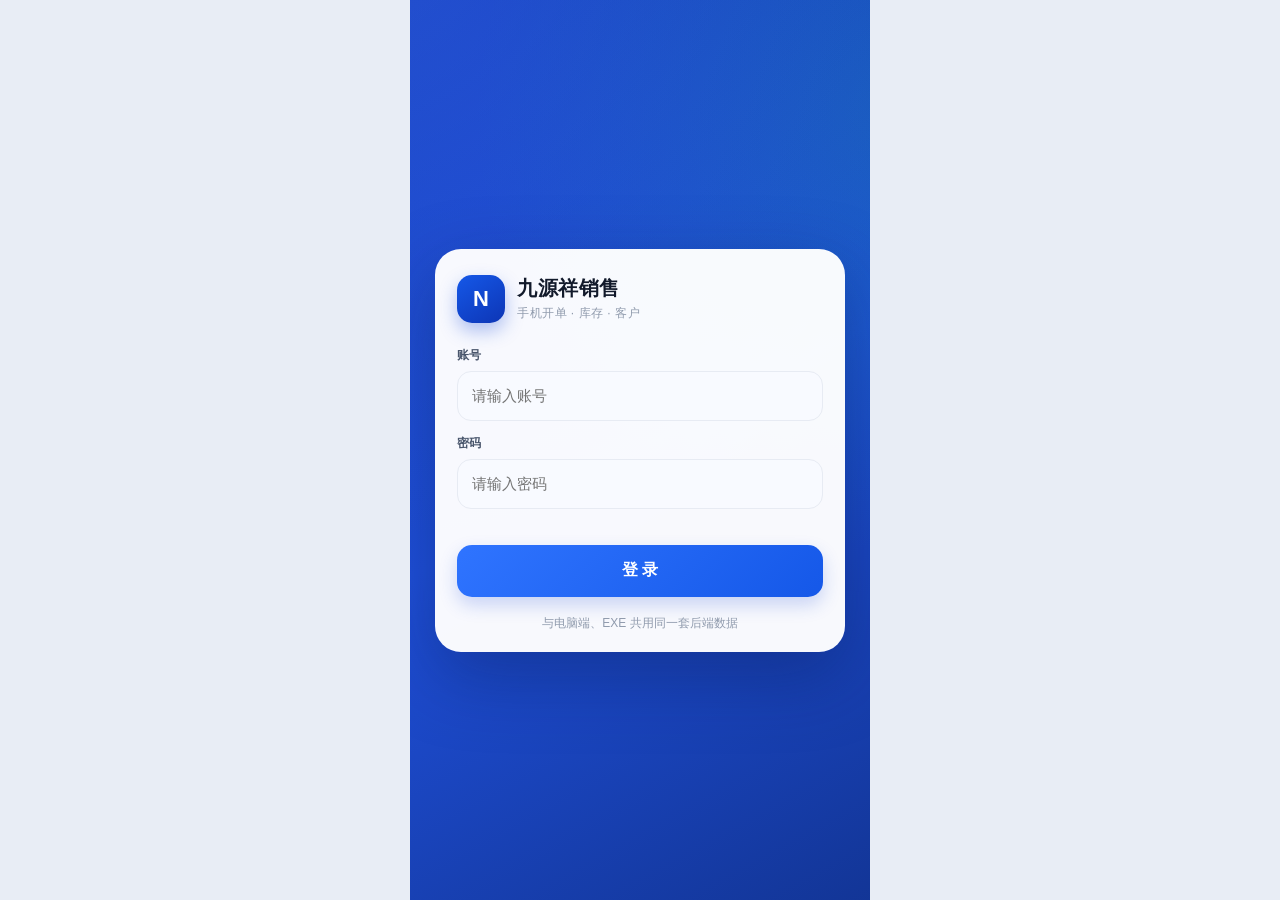
<file: index.html>
<!doctype html>
<html lang="zh-CN">
<head>
<meta charset="utf-8">
<meta name="viewport" content="width=device-width, initial-scale=1, viewport-fit=cover, maximum-scale=1, interactive-widget=resizes-content">
<meta name="theme-color" content="#1558e8">
<meta name="apple-mobile-web-app-capable" content="yes">
<meta name="apple-mobile-web-app-status-bar-style" content="default">
<meta name="apple-mobile-web-app-title" content="九源祥销售">
<title>九源祥销售 · 手机端</title>
<link rel="manifest" href="./manifest.webmanifest">
<link rel="icon" href="./icon.svg" type="image/svg+xml">
<link rel="stylesheet" href="./mobile.css?v=20261124n">
</head>
<body>

<div id="loginView" class="login-view">
  <div class="login-bg"></div>
  <div class="login-card">
    <div class="brand">
      <div class="brand-mark">N</div>
      <div>
        <div class="brand-name">九源祥销售</div>
        <div class="brand-sub">手机开单 · 库存 · 客户</div>
      </div>
    </div>
    <form id="loginForm" autocomplete="on">
      <label class="field-label">账号</label>
      <input id="loginUsername" class="input" list="loginUsernameOptions" autocomplete="username" placeholder="请输入账号">
      <datalist id="loginUsernameOptions"></datalist>
      <label class="field-label">密码</label>
      <input id="loginPassword" class="input" type="password" autocomplete="current-password" placeholder="请输入密码">
      <div id="loginError" class="login-error"></div>
      <button id="loginBtn" class="btn btn-primary btn-lg login-btn" type="submit">登 录</button>
    </form>
    <div class="login-note">与电脑端、EXE 共用同一套后端数据</div>
  </div>
</div>

<div id="appView" class="app-view hidden">
  <header class="topbar">
    <div class="topbar-left">
      <div class="top-logo">N</div>
      <div>
        <div id="topShopName" class="top-shop">九源祥销售</div>
        <div id="topSub" class="top-sub">手机开单</div>
      </div>
    </div>
    <button class="avatar-btn" id="avatarBtn" type="button">我</button>
  </header>

  <main id="pageContent" class="page-content"></main>

  <nav class="tabbar" id="tabbar">
    <button class="tab-item is-active" data-page="home" type="button">
      <svg viewBox="0 0 24 24" aria-hidden="true"><path d="M3 10.5 12 3l9 7.5V21a1 1 0 0 1-1 1h-5v-7H9v7H4a1 1 0 0 1-1-1V10.5Z"/></svg>
      <span>首页</span>
    </button>
    <button class="tab-item" data-page="sale" type="button">
      <svg viewBox="0 0 24 24" aria-hidden="true"><path d="M4 4h16v16H4zM8 8h8M8 12h8M8 16h5"/></svg>
      <span>开单</span>
    </button>
    <button class="tab-item" data-page="orders" type="button">
      <svg viewBox="0 0 24 24" aria-hidden="true"><path d="M6 3h12a1 1 0 0 1 1 1v17l-3-2-3 2-3-2-3 2V4a1 1 0 0 1 1-1Z"/><path d="M9 8h6M9 12h6"/></svg>
      <span>订单</span>
    </button>
    <button class="tab-item" data-page="customers" type="button">
      <svg viewBox="0 0 24 24" aria-hidden="true"><path d="M16 21v-2a4 4 0 0 0-4-4H6a4 4 0 0 0-4 4v2"/><circle cx="9" cy="7" r="4"/><path d="M22 21v-2a4 4 0 0 0-3-3.87"/></svg>
      <span>客户</span>
    </button>
    <button class="tab-item" data-page="more" type="button">
      <svg viewBox="0 0 24 24" aria-hidden="true"><circle cx="5" cy="12" r="1.6"/><circle cx="12" cy="12" r="1.6"/><circle cx="19" cy="12" r="1.6"/></svg>
      <span>更多</span>
    </button>
  </nav>
</div>

<div id="sheetMask" class="sheet-mask hidden"></div>
<div id="sheet" class="sheet hidden" role="dialog" aria-modal="true">
  <div class="sheet-grab"></div>
  <div class="sheet-head">
    <div id="sheetTitle" class="sheet-title"></div>
    <button id="sheetClose" class="icon-btn" type="button" aria-label="关闭">✕</button>
  </div>
  <div id="sheetBody" class="sheet-body"></div>
</div>

<div id="toast" class="toast"></div>
<div id="loading" class="loading hidden"><div class="spinner"></div><span>加载中…</span></div>

<script src="./config.js"></script>
<script src="./mobile.js?v=20261124n"></script>
</body>
</html>
</file>
<file: mobile.css>
:root {
  --blue: #1f4fd8;
  --blue-2: #3b6cf0;
  --blue-soft: #eaf0ff;
  --green: #10a97a;
  --green-soft: #e6f7f1;
  --red: #e04848;
  --red-soft: #ffecec;
  --orange: #f08a24;
  --ink: #162033;
  --ink-2: #4e5b70;
  --muted: #8e99ad;
  --line: #e6eaf2;
  --bg: #f4f7fb;
  --card: #ffffff;
  --radius: 18px;
  --shadow: 0 8px 26px rgba(22, 58, 128, 0.08);
  --safe-bottom: env(safe-area-inset-bottom, 0px);
  --tabbar-h: 64px;
}

* { box-sizing: border-box; -webkit-tap-highlight-color: transparent; }
html, body { margin: 0; padding: 0; }
body {
  font-family: -apple-system, BlinkMacSystemFont, "SF Pro SC", "PingFang SC", "Microsoft YaHei", sans-serif;
  background: var(--bg);
  color: var(--ink);
  font-size: 15px;
  -webkit-font-smoothing: antialiased;
  overscroll-behavior-y: none;
}
button, input, select, textarea { font: inherit; color: inherit; }
button { border: 0; background: none; cursor: pointer; }
a { color: inherit; text-decoration: none; }
.hidden { display: none !important; }

/* ---------- 登录 ---------- */
.login-view { min-height: 100dvh; display: flex; align-items: center; justify-content: center; padding: 24px; position: relative; overflow: hidden; }
.login-bg {
  position: absolute; inset: -20% -30%;
  background:
    radial-gradient(circle at 20% 10%, rgba(59,108,240,.35), transparent 45%),
    radial-gradient(circle at 90% 25%, rgba(16,169,122,.20), transparent 38%),
    linear-gradient(155deg, #1239b2 0%, #1f4fd8 50%, #0d2a7a 100%);
  transform: rotate(-4deg);
}
.login-card {
  position: relative; width: 100%; max-width: 410px;
  background: rgba(255,255,255,.97); border-radius: 26px; padding: 26px 22px 20px;
  box-shadow: 0 24px 70px rgba(5, 24, 75, .35);
}
.brand { display: flex; align-items: center; gap: 12px; margin-bottom: 24px; }
.brand-mark {
  width: 48px; height: 48px; border-radius: 15px; flex: 0 0 auto;
  display: flex; align-items: center; justify-content: center;
  background: linear-gradient(145deg, var(--blue), #0d35b5);
  color: #fff; font-weight: 800; font-size: 22px;
  box-shadow: 0 8px 18px rgba(31,79,216,.35);
}
.brand-name { font-size: 20px; font-weight: 800; letter-spacing: .5px; }
.brand-sub { font-size: 12px; color: var(--muted); margin-top: 3px; letter-spacing: .5px; }
.field-label { display: block; font-size: 12px; color: var(--ink-2); margin: 14px 0 7px; font-weight: 600; }
.input {
  width: 100%; height: 50px; border: 1px solid var(--line); border-radius: 14px;
  background: #f8faff; padding: 0 14px; outline: none; transition: .18s;
}
.input:focus { border-color: var(--blue-2); background: #fff; box-shadow: 0 0 0 3px rgba(59,108,240,.12); }
.login-error { color: var(--red); font-size: 13px; min-height: 18px; margin-top: 10px; line-height: 1.4; }
.btn {
  display: inline-flex; align-items: center; justify-content: center; gap: 6px;
  height: 46px; padding: 0 18px; border-radius: 14px; font-weight: 700;
  transition: transform .1s, opacity .15s, background .15s;
}
.btn:active { transform: scale(.97); }
.btn:disabled { opacity: .55; }
.btn-primary { background: linear-gradient(135deg, var(--blue-2), var(--blue)); color: #fff; box-shadow: 0 8px 18px rgba(31,79,216,.22); }
.btn-green { background: var(--green); color: #fff; }
.btn-ghost { background: #f1f4fa; color: var(--ink-2); }
.btn-danger { background: var(--red-soft); color: var(--red); }
.btn-sm { height: 36px; padding: 0 12px; border-radius: 11px; font-size: 13px; }
.btn-lg { width: 100%; height: 52px; font-size: 16px; border-radius: 15px; }
.login-btn { margin-top: 8px; }
.login-note { text-align: center; font-size: 12px; color: var(--muted); margin-top: 18px; }

/* ---------- 应用框架 ---------- */
.app-view {
  min-height: 100dvh; display: flex; flex-direction: column;
  padding-bottom: calc(var(--tabbar-h) + var(--safe-bottom));
}
.topbar {
  position: sticky; top: 0; z-index: 30;
  display: flex; align-items: center; justify-content: space-between;
  padding: 14px 18px 12px; padding-top: calc(14px + env(safe-area-inset-top, 0px));
  background: rgba(244,247,251,.92); backdrop-filter: blur(14px);
}
.top-shop { font-size: 18px; font-weight: 800; letter-spacing: .2px; }
.top-sub { font-size: 11px; color: var(--muted); margin-top: 3px; }
.avatar-btn {
  width: 40px; height: 40px; border-radius: 14px; background: #fff; color: var(--blue);
  font-weight: 800; font-size: 13px; box-shadow: var(--shadow);
}
.page-content { flex: 1; padding: 4px 16px 22px; max-width: 760px; width: 100%; margin: 0 auto; }

/* ---------- 通用 ---------- */
.section-title { display: flex; align-items: center; justify-content: space-between; margin: 20px 2px 10px; }
.section-title h2 { font-size: 16px; margin: 0; font-weight: 800; }
.section-title .link { font-size: 13px; color: var(--blue); font-weight: 600; }
.card {
  background: var(--card); border-radius: var(--radius); padding: 16px; box-shadow: var(--shadow);
}
.card + .card { margin-top: 12px; }
.pill { display: inline-flex; align-items: center; height: 24px; padding: 0 9px; border-radius: 99px; font-size: 11px; font-weight: 700; }
.pill-blue { background: var(--blue-soft); color: var(--blue); }
.pill-green { background: var(--green-soft); color: var(--green); }
.pill-red { background: var(--red-soft); color: var(--red); }
.pill-gray { background: #f1f3f7; color: var(--muted); }
.dot { width: 6px; height: 6px; border-radius: 50%; background: var(--green); display: inline-block; margin-right: 6px; }
.empty { text-align: center; color: var(--muted); padding: 34px 10px; font-size: 14px; }
.empty-icon { font-size: 34px; display: block; margin-bottom: 8px; opacity: .55; }
.loading-inline { color: var(--muted); text-align: center; padding: 26px 10px; }

/* ---------- 首页 ---------- */
.hero {
  position: relative; overflow: hidden; border-radius: 26px; padding: 20px;
  background: linear-gradient(135deg, #1f4fd8 0%, #2f67ea 55%, #138f7a 160%);
  color: #fff; box-shadow: 0 18px 40px rgba(31,79,216,.28);
}
.hero::after {
  content: ""; position: absolute; right: -40px; top: -70px; width: 210px; height: 210px;
  border-radius: 50%; background: rgba(255,255,255,.10);
}
.hero-top { display: flex; justify-content: space-between; align-items: flex-start; position: relative; z-index: 1; }
.hero-label { font-size: 12px; opacity: .8; letter-spacing: 1px; }
.hero-amount { font-size: 34px; font-weight: 800; letter-spacing: -.5px; margin-top: 5px; }
.hero-amount small { font-size: 15px; font-weight: 600; opacity: .8; margin-right: 4px; }
.hero-meta { display: flex; gap: 18px; margin-top: 16px; position: relative; z-index: 1; }
.hero-meta-item { font-size: 12px; opacity: .9; }
.hero-meta-item b { font-size: 18px; display: block; margin-top: 3px; }
.hero-badge { background: rgba(255,255,255,.16); border: 1px solid rgba(255,255,255,.2); border-radius: 99px; padding: 6px 11px; font-size: 11px; }

.quick-grid { display: grid; grid-template-columns: repeat(4, 1fr); gap: 10px; margin-top: 14px; }
.quick-item {
  background: #fff; border-radius: 16px; padding: 13px 6px 11px; text-align: center;
  box-shadow: 0 6px 18px rgba(22,58,128,.06); transition: transform .12s;
}
.quick-item:active { transform: scale(.96); }
.quick-icon {
  width: 38px; height: 38px; border-radius: 13px; margin: 0 auto 7px;
  display: flex; align-items: center; justify-content: center;
  background: var(--blue-soft); color: var(--blue); font-size: 18px; font-weight: 800;
}
.quick-item span { font-size: 12px; font-weight: 600; color: var(--ink-2); }

.stat-cards { display: grid; grid-template-columns: 1fr 1fr; gap: 10px; }
.stat-card { background: #fff; border-radius: 18px; padding: 14px; box-shadow: var(--shadow); }
.stat-label { font-size: 11px; color: var(--muted); }
.stat-value { font-size: 25px; font-weight: 800; margin-top: 4px; }
.stat-value small { font-size: 12px; color: var(--muted); font-weight: 600; margin-left: 3px; }

.recent-list { background: #fff; border-radius: 20px; overflow: hidden; box-shadow: var(--shadow); }
.recent-row { display: flex; align-items: center; gap: 10px; padding: 14px 15px; border-bottom: 1px solid #f0f3f8; }
.recent-row:last-child { border-bottom: 0; }
.recent-main { flex: 1; min-width: 0; }
.recent-title { font-weight: 700; font-size: 14px; white-space: nowrap; overflow: hidden; text-overflow: ellipsis; }
.recent-sub { font-size: 11px; color: var(--muted); margin-top: 4px; }
.recent-amount { font-weight: 800; font-size: 15px; }

/* ---------- 导航 ---------- */
.tabbar {
  position: fixed; left: 0; right: 0; bottom: 0; z-index: 50;
  height: calc(var(--tabbar-h) + var(--safe-bottom));
  padding-bottom: var(--safe-bottom);
  display: flex; background: rgba(255,255,255,.94);
  backdrop-filter: blur(16px); border-top: 1px solid #eef1f7;
}
.tab-item {
  flex: 1; display: flex; flex-direction: column; align-items: center; justify-content: center; gap: 3px;
  color: #8792a6; font-size: 11px; font-weight: 600; position: relative;
}
.tab-item svg { width: 24px; height: 24px; fill: none; stroke: currentColor; stroke-width: 1.9; stroke-linecap: round; stroke-linejoin: round; }
.tab-item.is-active { color: var(--blue); }
.tab-item.is-active::before {
  content: ""; position: absolute; top: 7px; width: 26px; height: 26px; border-radius: 9px; background: var(--blue-soft); z-index: -1;
}
.tab-item:active { transform: scale(.96); }

/* ---------- 开单 ---------- */
.page-head { display: flex; align-items: flex-start; justify-content: space-between; margin: 8px 2px 14px; }
.page-head h1 { font-size: 21px; margin: 0; font-weight: 800; }
.page-head p { margin: 4px 0 0; font-size: 12px; color: var(--muted); }
.order-no { font-size: 11px; color: var(--muted); font-family: ui-monospace, monospace; }
.sale-top { background: #fff; border-radius: 20px; padding: 14px; box-shadow: var(--shadow); }
.sale-row { display: flex; align-items: center; gap: 10px; }
.sale-row + .sale-row { margin-top: 10px; }
.sale-row .label { width: 52px; font-size: 12px; color: var(--muted); flex: 0 0 auto; }
.customer-btn {
  flex: 1; min-width: 0; height: 46px; border-radius: 13px; background: #f6f8fd;
  display: flex; align-items: center; gap: 8px; padding: 0 12px; text-align: left;
}
.customer-btn .name { font-weight: 700; font-size: 14px; white-space: nowrap; overflow: hidden; text-overflow: ellipsis; }
.customer-btn .meta { font-size: 11px; color: var(--muted); margin-left: auto; flex: 0 0 auto; }
.date-input { flex: 1; height: 46px; border: 0; border-radius: 13px; background: #f6f8fd; padding: 0 12px; outline: none; color: var(--ink-2); }

.search-box { display: flex; align-items: center; gap: 9px; background: #fff; border-radius: 16px; padding: 0 14px; height: 52px; box-shadow: var(--shadow); margin-top: 12px; }
.search-box svg { width: 20px; height: 20px; stroke: var(--muted); fill: none; stroke-width: 2; flex: 0 0 auto; }
.search-box input { flex: 1; border: 0; outline: none; background: transparent; font-size: 15px; min-width: 0; }
.search-box .scan { color: var(--blue); font-size: 12px; font-weight: 700; }
.sheet-note { padding: 10px 4px 2px; font-size: 11px; color: var(--muted); text-align: center; }
.search-results { margin-top: 8px; background: #fff; border-radius: 16px; box-shadow: var(--shadow); overflow: hidden; }
.search-result-row { display: flex; align-items: center; gap: 10px; width: 100%; padding: 13px 14px; text-align: left; border-bottom: 1px solid #f1f3f8; }
.search-result-row:last-child { border-bottom: 0; }
.search-result-row:active { background: #f4f7ff; }
.sr-main { flex: 1; min-width: 0; }
.sr-name { font-weight: 800; font-size: 14px; white-space: nowrap; overflow: hidden; text-overflow: ellipsis; }
.sr-sub { font-size: 11px; color: var(--muted); margin-top: 3px; }
.sr-add { width: 32px; height: 32px; border-radius: 10px; background: var(--blue-soft); color: var(--blue); display: flex; align-items: center; justify-content: center; font-weight: 800; flex: 0 0 auto; }

.cart-empty {
  margin-top: 12px; background: #fff; border-radius: 20px; padding: 34px 18px; text-align: center; box-shadow: var(--shadow);
}
.cart-empty .big { font-size: 42px; margin-bottom: 8px; opacity: .45; }
.cart-empty .txt { color: var(--muted); font-size: 13px; line-height: 1.7; }
.cart-list { margin-top: 12px; display: flex; flex-direction: column; gap: 10px; }
.cart-card { background: #fff; border-radius: 18px; padding: 14px; box-shadow: var(--shadow); }
.cart-top { display: flex; align-items: flex-start; gap: 10px; }
.cart-main { flex: 1; min-width: 0; }
.cart-name { font-size: 15px; font-weight: 800; line-height: 1.35; }
.cart-spec { font-size: 11px; color: var(--muted); margin-top: 4px; }
.cart-del { width: 30px; height: 30px; border-radius: 9px; background: #f5f6fa; color: var(--red); font-size: 15px; flex: 0 0 auto; }
.cart-controls { display: flex; align-items: center; gap: 10px; margin-top: 12px; }
.unit-select { height: 36px; border: 1px solid var(--line); border-radius: 10px; background: #fff; padding: 0 8px; font-size: 12px; max-width: 82px; }
.qty-box { display: flex; align-items: center; background: #f5f8fd; border-radius: 12px; height: 38px; padding: 0 4px; }
.qty-btn { width: 32px; height: 32px; border-radius: 9px; color: var(--blue); font-size: 19px; font-weight: 700; }
.qty-input { width: 54px; border: 0; background: transparent; text-align: center; outline: none; font-weight: 800; font-size: 15px; }
.price-box { margin-left: auto; text-align: right; }
.price-label { font-size: 10px; color: var(--muted); }
.price-input { width: 84px; height: 36px; border: 1px solid var(--line); border-radius: 10px; text-align: right; padding: 0 8px; font-weight: 800; font-size: 15px; outline: none; background: #fff; }
.cart-bottom { display: flex; align-items: center; justify-content: space-between; margin-top: 10px; font-size: 12px; color: var(--muted); }
.cart-amount { color: var(--ink); font-weight: 800; font-size: 15px; }

.sale-summary { margin-top: 14px; background: #fff; border-radius: 18px; padding: 14px 16px; box-shadow: var(--shadow); display: flex; align-items: center; justify-content: space-between; }
.sale-summary .label { font-size: 12px; color: var(--muted); }
.sale-summary .amount { font-size: 26px; font-weight: 800; color: var(--red); }
.sale-summary .amount small { font-size: 13px; margin-right: 3px; }
.sale-actions { display: flex; gap: 9px; margin-top: 12px; padding-bottom: 8px; }
.sale-actions .btn { flex: 1; }
.sticky-actions {
  position: fixed; left: 0; right: 0; bottom: calc(var(--tabbar-h) + var(--safe-bottom)); z-index: 40;
  padding: 10px 16px calc(10px + env(safe-area-inset-bottom, 0px));
  background: linear-gradient(to top, rgba(244,247,251,.98) 60%, rgba(244,247,251,0));
  display: none;
}
.sticky-actions .inner { max-width: 760px; margin: 0 auto; display: flex; align-items: center; gap: 10px; }
.sticky-actions .total { flex: 0 0 auto; font-size: 12px; color: var(--muted); }
.sticky-actions .total b { display: block; font-size: 21px; color: var(--red); margin-top: 1px; }
.sticky-actions .btns { flex: 1; display: flex; gap: 8px; }
.sticky-actions .btns .btn { flex: 1; }

/* ---------- 列表 ---------- */
.list-card { background: #fff; border-radius: 18px; box-shadow: var(--shadow); overflow: hidden; }
.order-card { background: #fff; border-radius: 18px; padding: 15px; box-shadow: var(--shadow); margin-bottom: 10px; }
.order-head { display: flex; align-items: center; justify-content: space-between; gap: 8px; }
.order-no { font-family: ui-monospace, monospace; font-size: 12px; color: var(--muted); }
.order-customer { font-size: 16px; font-weight: 800; margin-top: 4px; }
.order-meta { display: flex; align-items: center; justify-content: space-between; margin-top: 9px; }
.order-total { font-size: 20px; font-weight: 800; display: flex; align-items: center; gap: 4px; }
.order-chev { color: #c2c9da; font-size: 18px; font-weight: 600; margin-left: 2px; }
.order-sub { font-size: 11px; color: var(--muted); }
.order-actions { display: flex; gap: 8px; margin-top: 11px; }
.order-actions .btn { flex: 1; }

.customer-card { background: #fff; border-radius: 18px; padding: 14px 15px; box-shadow: var(--shadow); margin-bottom: 10px; display: flex; align-items: center; gap: 12px; }
.customer-ava { width: 44px; height: 44px; border-radius: 14px; flex: 0 0 auto; background: var(--blue-soft); color: var(--blue); display: flex; align-items: center; justify-content: center; font-weight: 800; font-size: 16px; }
.customer-main { flex: 1; min-width: 0; }
.customer-name { font-weight: 800; font-size: 15px; white-space: nowrap; overflow: hidden; text-overflow: ellipsis; }
.customer-sub { font-size: 11px; color: var(--muted); margin-top: 4px; white-space: nowrap; overflow: hidden; text-overflow: ellipsis; }
.customer-side { text-align: right; flex: 0 0 auto; }
.customer-total { font-weight: 800; font-size: 14px; }
.customer-orders { font-size: 10px; color: var(--muted); margin-top: 3px; }

.goods-card { background: #fff; border-radius: 16px; padding: 13px 14px; box-shadow: var(--shadow); margin-bottom: 9px; }
.goods-top { display: flex; align-items: flex-start; gap: 10px; }
.goods-code { font-family: ui-monospace, monospace; font-size: 11px; color: var(--blue); background: var(--blue-soft); border-radius: 7px; padding: 3px 6px; flex: 0 0 auto; }
.goods-name { font-weight: 800; font-size: 15px; flex: 1; min-width: 0; white-space: nowrap; overflow: hidden; text-overflow: ellipsis; }
.goods-spec { font-size: 11px; color: var(--muted); margin-top: 4px; }
.goods-price { font-weight: 800; font-size: 16px; color: var(--red); flex: 0 0 auto; }
.goods-price small { font-size: 10px; color: var(--muted); font-weight: 500; }
.goods-unpriced { font-size: 12px; color: var(--muted); font-weight: 600; }

/* ---------- 更多 ---------- */
.more-grid { display: grid; grid-template-columns: 1fr 1fr; gap: 11px; }
.more-item { background: #fff; border-radius: 18px; padding: 17px 14px; box-shadow: var(--shadow); display: flex; align-items: center; gap: 12px; }
.more-icon { width: 44px; height: 44px; border-radius: 14px; background: var(--blue-soft); color: var(--blue); display: flex; align-items: center; justify-content: center; font-size: 20px; flex: 0 0 auto; }
.more-label { font-size: 14px; font-weight: 800; }
.more-desc { font-size: 10px; color: var(--muted); margin-top: 3px; }
.profile-card { background: linear-gradient(140deg, #173ea8, #2f67ea); color: #fff; border-radius: 22px; padding: 20px; box-shadow: 0 16px 36px rgba(31,79,216,.26); }
.profile-name { font-size: 20px; font-weight: 800; }
.profile-sub { font-size: 12px; opacity: .78; margin-top: 4px; }
.profile-actions { display: flex; gap: 9px; margin-top: 16px; }
.profile-actions .btn { flex: 1; background: rgba(255,255,255,.16); color: #fff; }

/* ---------- 弹层 ---------- */
.sheet-mask {
  position: fixed; inset: 0; background: rgba(10,20,40,.42); z-index: 60;
  animation: fadeIn .18s ease;
}
.sheet {
  position: fixed; left: 0; right: 0; bottom: 0; z-index: 70;
  background: #fff; border-radius: 24px 24px 0 0;
  max-height: 88dvh; display: flex; flex-direction: column;
  padding-bottom: env(safe-area-inset-bottom, 0px);
  animation: slideUp .24s cubic-bezier(.2,.8,.2,1);
  box-shadow: 0 -18px 50px rgba(10,20,50,.18);
}
.sheet-grab { width: 40px; height: 4px; border-radius: 99px; background: #d8dee9; margin: 8px auto 0; flex: 0 0 auto; }
.sheet-head { display: flex; align-items: center; justify-content: space-between; padding: 10px 18px 8px; flex: 0 0 auto; }
.sheet-title { font-size: 18px; font-weight: 800; }
.icon-btn { width: 36px; height: 36px; border-radius: 11px; background: #f3f5fa; color: var(--muted); font-size: 15px; }
.sheet-body { padding: 4px 18px 20px; overflow-y: auto; -webkit-overflow-scrolling: touch; }
.sheet-sub { font-size: 12px; color: var(--muted); margin-bottom: 12px; }
.sheet-search { display: flex; align-items: center; gap: 8px; background: #f5f7fc; border-radius: 13px; height: 46px; padding: 0 13px; margin-bottom: 12px; }
.sheet-search input { flex: 1; border: 0; outline: none; background: transparent; font-size: 15px; min-width: 0; }
.sheet-list { display: flex; flex-direction: column; gap: 8px; }
.sheet-item { background: #f8faff; border: 1px solid #edf1f8; border-radius: 14px; padding: 12px 13px; display: flex; align-items: center; gap: 10px; text-align: left; width: 100%; }
.sheet-item:active { background: #eff4ff; }
.sheet-item .main { flex: 1; min-width: 0; }
.sheet-item .title { font-weight: 700; font-size: 14px; }
.sheet-item .sub { font-size: 11px; color: var(--muted); margin-top: 3px; }
.sheet-item .side { text-align: right; flex: 0 0 auto; }
.sheet-item .side b { display: block; font-size: 15px; color: var(--red); }
.sheet-item .side span { font-size: 10px; color: var(--muted); }
.sheet-form .field-label { margin-top: 12px; }
.sheet-form .input { height: 46px; }
.sheet-actions { display: flex; gap: 9px; margin-top: 18px; }
.sheet-actions .btn { flex: 1; }
.unit-options { display: flex; flex-wrap: wrap; gap: 8px; margin-top: 8px; }
.unit-chip { border: 1px solid var(--line); border-radius: 11px; padding: 8px 12px; background: #fff; font-size: 13px; font-weight: 600; }
.unit-chip.is-active { background: var(--blue-soft); border-color: #b8c9ff; color: var(--blue); }

/* ---------- 明细 ---------- */
.detail-hero { background: #fff; border-radius: 18px; padding: 16px; box-shadow: var(--shadow); }
.detail-total { font-size: 30px; font-weight: 800; color: var(--red); }
.detail-rows { margin-top: 12px; background: #fff; border-radius: 18px; overflow: hidden; box-shadow: var(--shadow); }
.detail-row { padding: 12px 15px; border-bottom: 1px solid #f1f3f8; }
.detail-row:last-child { border-bottom: 0; }
.detail-row-top { display: flex; justify-content: space-between; gap: 10px; }
.detail-row-name { font-weight: 700; font-size: 13px; }
.detail-row-amount { font-weight: 800; font-size: 13px; }
.detail-row-sub { font-size: 11px; color: var(--muted); margin-top: 4px; display: flex; justify-content: space-between; }

/* ---------- 统计 ---------- */
.segmented { display: flex; background: #eef2f8; border-radius: 13px; padding: 4px; margin-bottom: 12px; }
.segmented button { flex: 1; height: 38px; border-radius: 10px; font-size: 13px; font-weight: 700; color: var(--muted); }
.segmented button.is-active { background: #fff; color: var(--blue); box-shadow: 0 2px 8px rgba(20,50,110,.08); }
.rank-row { display: flex; align-items: center; gap: 10px; padding: 11px 0; border-bottom: 1px solid #f1f3f8; }
.rank-row:last-child { border-bottom: 0; }
.rank-no { width: 26px; height: 26px; border-radius: 9px; background: var(--blue-soft); color: var(--blue); font-weight: 800; font-size: 12px; display: flex; align-items: center; justify-content: center; flex: 0 0 auto; }
.rank-main { flex: 1; min-width: 0; }
.rank-name { font-weight: 700; font-size: 13px; white-space: nowrap; overflow: hidden; text-overflow: ellipsis; }
.rank-sub { font-size: 10px; color: var(--muted); margin-top: 3px; }
.rank-amount { font-weight: 800; font-size: 14px; }

/* ---------- 提示 ---------- */
.toast {
  position: fixed; left: 50%; bottom: calc(var(--tabbar-h) + 26px + var(--safe-bottom));
  transform: translate(-50%, 16px); z-index: 90;
  max-width: 84vw; padding: 11px 16px; border-radius: 13px;
  background: rgba(20,28,45,.92); color: #fff; font-size: 13px; line-height: 1.45;
  opacity: 0; pointer-events: none; transition: .22s; text-align: center;
}
.toast.show { opacity: 1; transform: translate(-50%, 0); }
.toast.err { background: rgba(180,38,38,.94); }
.loading {
  position: fixed; inset: 0; z-index: 95; display: flex; align-items: center; justify-content: center; gap: 10px;
  background: rgba(10,18,35,.25); color: #fff; font-size: 13px; backdrop-filter: blur(2px);
}
.spinner { width: 20px; height: 20px; border-radius: 50%; border: 2px solid rgba(255,255,255,.5); border-top-color: #fff; animation: spin .8s linear infinite; }

@keyframes spin { to { transform: rotate(360deg); } }
@keyframes fadeIn { from { opacity: 0; } }
@keyframes slideUp { from { transform: translateY(40px); opacity: .4; } }

/* ============================================================
   v2 手机端视觉与交互升级
   目标：更紧凑、更好点、更适合单手开单
   ============================================================ */
:root {
  --blue: #1558e8;
  --blue-2: #2f74ff;
  --blue-soft: #eaf0ff;
  --green: #0f9d76;
  --green-soft: #e6f7f1;
  --red: #e24848;
  --red-soft: #ffeded;
  --orange: #e88a18;
  --orange-soft: #fff4e4;
  --ink: #121a2b;
  --ink-2: #49566c;
  --muted: #909bad;
  --line: #e7ebf3;
  --bg: #f3f6fb;
  --card: #fff;
  --radius: 20px;
  --shadow: 0 8px 24px rgba(20, 48, 100, .07);
  --safe-bottom: env(safe-area-inset-bottom, 0px);
  --tabbar-h: 68px;
}

body { background: radial-gradient(circle at 50% -20%, #eaf1ff 0, var(--bg) 45%, var(--bg) 100%); }

.app-view { padding-bottom: calc(var(--tabbar-h) + var(--safe-bottom) + 16px); }
.page-content { padding: 2px 14px 18px; }
.topbar {
  padding: 12px 16px 10px;
  padding-top: calc(12px + env(safe-area-inset-top, 0px));
  background: linear-gradient(to bottom, rgba(243,246,251,.98) 60%, rgba(243,246,251,.86));
  backdrop-filter: blur(16px);
}
.topbar-left { display: flex; align-items: center; gap: 10px; min-width: 0; }
.topbar-left > div { min-width: 0; }
.top-shop { max-width: 68vw; white-space: nowrap; overflow: hidden; text-overflow: ellipsis; }
.top-logo {
  width: 38px; height: 38px; border-radius: 12px; flex: 0 0 auto;
  display: flex; align-items: center; justify-content: center;
  background: linear-gradient(145deg, #2f74ff, #104ad2);
  color: #fff; font-weight: 900; font-size: 17px;
  box-shadow: 0 6px 14px rgba(21,88,232,.28);
}
.top-shop { font-size: 16px; font-weight: 800; line-height: 1.25; }
.top-sub { font-size: 10px; letter-spacing: .3px; margin-top: 2px; }
.avatar-btn { width: 38px; height: 38px; border-radius: 12px; font-size: 12px; }

/* 底部导航：悬浮胶囊 */
.tabbar {
  left: 10px; right: 10px; bottom: calc(8px + var(--safe-bottom));
  height: var(--tabbar-h);
  padding: 0 6px;
  border: 1px solid rgba(226,232,243,.95);
  border-radius: 22px;
  background: rgba(255,255,255,.96);
  box-shadow: 0 12px 34px rgba(18,40,90,.14);
  overflow: hidden;
}
.tab-item { gap: 2px; font-size: 10px; letter-spacing: .2px; }
.tab-item svg { width: 23px; height: 23px; stroke-width: 1.8; }
.tab-item.is-active { color: var(--blue); }
.tab-item.is-active::before {
  top: 5px; width: 32px; height: 32px; border-radius: 11px;
  background: var(--blue-soft); z-index: -1;
}
.tab-item.is-active::after {
  content: ""; position: absolute; top: 0; width: 18px; height: 3px;
  border-radius: 0 0 4px 4px; background: var(--blue);
}

/* 页面标题 */
.page-head { margin: 6px 2px 12px; align-items: center; }
.page-head h1 { font-size: 24px; letter-spacing: -.4px; }
.page-head p { margin-top: 5px; font-size: 11px; line-height: 1.5; color: var(--muted); }
.head-action {
  height: 38px; padding: 0 14px; border-radius: 12px;
  background: linear-gradient(135deg, var(--blue-2), var(--blue));
  color: #fff; font-size: 13px; font-weight: 800;
  box-shadow: 0 7px 16px rgba(21,88,232,.22); flex: 0 0 auto;
}

/* 首页 */
.hero { border-radius: 22px; padding: 18px; box-shadow: 0 14px 30px rgba(21,88,232,.22); }
.hero-amount { font-size: 32px; }
.hero-meta { margin-top: 14px; gap: 22px; }
.quick-grid { gap: 8px; margin-top: 12px; }
.quick-item { border-radius: 15px; padding: 11px 5px 9px; box-shadow: 0 5px 16px rgba(22,58,128,.055); }
.quick-icon { width: 36px; height: 36px; border-radius: 12px; margin-bottom: 6px; font-size: 17px; }
.quick-icon svg { width: 19px; height: 19px; fill: none; stroke: currentColor; stroke-width: 1.9; stroke-linecap: round; stroke-linejoin: round; }
.quick-item:nth-child(1) .quick-icon { color: #1558e8; background: #eaf0ff; }
.quick-item:nth-child(2) .quick-icon { color: #0f9d76; background: #e6f7f1; }
.quick-item:nth-child(3) .quick-icon { color: #d97706; background: #fff3e2; }
.quick-item:nth-child(4) .quick-icon { color: #7c3aed; background: #f1eaff; }
.quick-item span { font-size: 11px; }
.section-title { margin: 18px 2px 9px; }
.section-title h2 { font-size: 15px; }
.recent-row { padding: 13px 14px; }
.recent-title { font-size: 13px; }

/* 开单页头与客户卡 */
.sale-head { display: flex; align-items: flex-start; justify-content: space-between; gap: 10px; margin: 4px 2px 12px; }
.sale-kicker { font-size: 9px; font-weight: 800; letter-spacing: 1.8px; color: var(--blue); opacity: .75; }
.sale-head h1 { margin: 2px 0 0; font-size: 25px; letter-spacing: -.5px; }
.sale-head p { margin: 4px 0 0; font-size: 11px; line-height: 1.45; color: var(--muted); }
.sale-head-side { text-align: right; flex: 0 0 auto; padding-top: 2px; }
.sale-head-side .pill { margin-bottom: 6px; }
.sale-meta-card {
  background: #fff; border-radius: 19px; padding: 4px 13px;
  box-shadow: var(--shadow); margin-bottom: 10px;
}
.customer-line {
  width: 100%; display: flex; align-items: center; gap: 10px;
  padding: 10px 0; text-align: left;
}
.customer-line.is-readonly { opacity: .92; }
.customer-avatar {
  width: 40px; height: 40px; border-radius: 13px; flex: 0 0 auto;
  display: flex; align-items: center; justify-content: center;
  background: linear-gradient(140deg, #eef3ff, #e2ebff);
  color: var(--blue); font-size: 16px; font-weight: 900;
}
.customer-copy { flex: 1; min-width: 0; display: block; }
.customer-copy b { display: block; font-size: 15px; font-weight: 800; white-space: nowrap; overflow: hidden; text-overflow: ellipsis; }
.customer-copy i { display: block; font-style: normal; font-size: 10px; color: var(--muted); margin-top: 2px; }
.chev { color: #bdc5d6; font-size: 22px; line-height: 1; font-weight: 600; }
.meta-divider { height: 1px; background: #f0f3f8; }
.date-line, .return-line { min-height: 44px; display: flex; align-items: center; gap: 8px; }
.meta-label { font-size: 11px; color: var(--muted); flex: 0 0 auto; min-width: 48px; }
.inline-date {
  flex: 1; border: 0; outline: none; background: transparent;
  text-align: right; font-size: 13px; font-weight: 700; color: var(--ink-2);
  min-width: 0;
}
.return-line { cursor: pointer; }
.return-line input { position: absolute; opacity: 0; pointer-events: none; }
.switch-track {
  margin-left: auto; width: 40px; height: 23px; border-radius: 99px;
  background: #e8ebf1; position: relative; transition: .18s; flex: 0 0 auto;
}
.switch-track i {
  position: absolute; left: 3px; top: 3px; width: 17px; height: 17px;
  border-radius: 50%; background: #fff; box-shadow: 0 2px 6px rgba(20,30,60,.18); transition: .18s;
}
.return-line input:checked + .switch-track { background: var(--red); }
.return-line input:checked + .switch-track i { left: 20px; }

/* 搜索与添加 */
.sale-search-box { margin-top: 0; height: 48px; border-radius: 15px; }
.sale-search-box input { font-size: 14px; }
.search-add {
  height: 30px; padding: 0 11px; border-radius: 9px;
  background: var(--blue-soft); color: var(--blue); font-size: 11px; font-weight: 800; flex: 0 0 auto;
}
.search-add:active { transform: scale(.96); }

/* 购物车 */
.cart-empty { margin-top: 10px; border-radius: 19px; padding: 30px 16px; }
.cart-empty-icon {
  width: 54px; height: 54px; border-radius: 18px; margin: 0 auto 10px;
  display: flex; align-items: center; justify-content: center; background: #f2f5fb; color: #b5bfd1;
}
.cart-empty-icon svg { width: 28px; height: 28px; fill: none; stroke: currentColor; stroke-width: 1.7; stroke-linecap: round; stroke-linejoin: round; }
.cart-empty .txt { font-size: 13px; line-height: 1.55; }
.cart-empty .txt span { font-size: 11px; color: #aab3c3; }
.cart-list { gap: 9px; margin-top: 10px; }
.cart-card { border-radius: 17px; padding: 12px 13px; border: 1px solid #f1f3f8; box-shadow: 0 6px 18px rgba(22,58,128,.06); }
.cart-name { font-size: 14px; }
.cart-spec { font-size: 10px; line-height: 1.45; }
.shelf-tag { color: var(--orange); background: var(--orange-soft); border-radius: 5px; padding: 1px 4px; }
.cart-del { width: 28px; height: 28px; border-radius: 8px; font-size: 14px; }
.cart-controls { gap: 7px; margin-top: 10px; }
.unit-select { height: 34px; max-width: 64px; padding: 0 5px; border-radius: 9px; font-size: 11px; font-weight: 700; }
.qty-box { height: 34px; border-radius: 10px; padding: 0 2px; }
.qty-btn { width: 28px; height: 28px; font-size: 17px; }
.qty-input { width: 43px; font-size: 14px; }
.price-label { font-size: 9px; white-space: nowrap; }
.price-input { width: 72px; height: 34px; border-radius: 9px; font-size: 14px; }
.cart-exp {
  display: grid; grid-template-columns: 1fr 1fr; gap: 7px;
  margin-top: 9px; padding-top: 9px; border-top: 1px dashed #eef1f7;
}
.exp-field { min-width: 0; }
.exp-field span { display: block; font-size: 9px; color: var(--muted); margin-bottom: 3px; }
.exp-field input {
  width: 100%; height: 32px; border: 1px solid var(--line); border-radius: 8px;
  background: #fbfcfe; padding: 0 5px; font-size: 11px; color: var(--ink-2); outline: none;
}
.exp-field input:focus { border-color: #b9ccff; background: #fff; }
.cart-bottom { margin-top: 9px; font-size: 11px; }
.cart-amount { font-size: 14px; }

/* 备注 */
.bill-note-card { background: #fff; border-radius: 17px; padding: 11px 13px 12px; margin-top: 10px; box-shadow: var(--shadow); }
.bill-note-card .meta-label { display: block; margin-bottom: 5px; }
.bill-note-card textarea {
  width: 100%; border: 0; outline: none; resize: none;
  background: transparent; font-size: 12px; line-height: 1.5; padding: 0; color: var(--ink-2);
}

/* 开单底部吸底结算条 */
body.page-sale .page-content { padding-bottom: 104px; }
.sale-dock {
  position: fixed; left: 50%; transform: translateX(-50%);
  bottom: calc(var(--tabbar-h) + var(--safe-bottom) + 14px);
  width: calc(100% - 20px); max-width: 440px; z-index: 45;
  display: flex; align-items: center; gap: 9px;
  padding: 9px 10px 9px 14px;
  background: rgba(255,255,255,.97); backdrop-filter: blur(16px);
  border: 1px solid rgba(226,232,243,.9); border-radius: 18px;
  box-shadow: 0 12px 34px rgba(10,30,70,.17);
}
.dock-total { flex: 1; min-width: 0; }
.dock-total span { display: block; font-size: 9px; color: var(--muted); }
.dock-total em { font-style: normal; margin-left: 4px; color: #aab3c2; }
.dock-total b {
  display: flex; align-items: baseline; gap: 1px; margin-top: 1px;
  font-size: 23px; color: var(--red); letter-spacing: -.5px; line-height: 1.15;
}
.dock-total b small { font-size: 11px; font-weight: 700; }
.dock-actions { display: flex; align-items: center; gap: 7px; flex: 0 0 auto; }
.dock-actions .btn { height: 40px; padding: 0 15px; border-radius: 11px; font-size: 13px; }
.dock-actions .btn-primary { min-width: 92px; padding: 0 16px; }

/* 订单列表 */
.segmented { border-radius: 13px; padding: 3px; }
.segmented button { height: 35px; font-size: 12px; border-radius: 10px; }
.order-seg { margin-bottom: 10px; }
.list-caption {
  display: flex; align-items: center; justify-content: space-between;
  padding: 2px 3px 9px; font-size: 11px; color: var(--muted);
}
.list-caption b { color: var(--ink-2); font-weight: 700; }
.order-list { display: flex; flex-direction: column; gap: 9px; }
.order-card {
  width: 100%; text-align: left; border-radius: 17px; padding: 13px 14px;
  border: 1px solid #f1f3f8; box-shadow: 0 6px 18px rgba(22,58,128,.06);
  margin-bottom: 0; transition: transform .12s;
}
.order-card:active { transform: scale(.985); background: #fcfdff; }
.order-customer { font-size: 15px; margin-top: 3px; }
.order-total { font-size: 19px; }
.order-sub { font-size: 10px; }
.detail-remark { margin-top: 6px; font-size: 10px; color: var(--muted); }
.detail-badges { display: flex; gap: 5px; flex-direction: column; align-items: flex-end; }
.detail-row-date { margin-top: 4px; font-size: 10px; color: #9aa5b7; }
.pill-orange { background: var(--orange-soft); color: var(--orange); }

/* 客户 */
.customer-list { display: flex; flex-direction: column; gap: 8px; margin-top: 10px; }
.customer-card { margin-bottom: 0; border-radius: 16px; padding: 11px 12px; border: 1px solid #f1f3f8; box-shadow: 0 5px 16px rgba(22,58,128,.055); }
.customer-ava { width: 40px; height: 40px; border-radius: 12px; font-size: 15px; }
.customer-name { font-size: 14px; }
.customer-sub { font-size: 10px; }
.customer-total { font-size: 13px; }

/* 商品 */
.goods-list { display: flex; flex-direction: column; gap: 8px; margin-top: 10px; }
.goods-card { margin-bottom: 0; border-radius: 16px; padding: 11px 12px; border: 1px solid #f1f3f8; }
.goods-top { align-items: center; }
.goods-code { font-size: 10px; padding: 2px 5px; }
.goods-name { font-size: 14px; }
.goods-add {
  flex: 0 0 auto; height: 28px; padding: 0 10px; border-radius: 8px;
  background: var(--blue-soft); color: var(--blue); font-size: 11px; font-weight: 800;
}
.goods-add:active { background: #dfe8ff; }
.goods-spec { margin-top: 5px; font-size: 10px; }
.goods-foot { display: flex; align-items: center; justify-content: space-between; gap: 8px; margin-top: 8px; }
.unit-chips { display: flex; flex-wrap: wrap; gap: 4px; min-width: 0; }
.unit-chips em {
  font-style: normal; font-size: 9px; font-weight: 700; color: var(--ink-2);
  background: #f1f4f9; border-radius: 5px; padding: 2px 5px;
}
.goods-price { font-size: 15px; }
.goods-unpriced { font-size: 11px; }
.goods-actions { display: flex; align-items: center; gap: 6px; flex: 0 0 auto; }
.goods-edit {
  height: 28px; padding: 0 8px; border-radius: 8px; background: #f2f5fa;
  color: var(--ink-2); font-size: 11px; font-weight: 700;
}
.goods-edit:active { background: #e7ecf5; }
.goods-del {
  height: 28px; padding: 0 8px; border-radius: 8px; background: #fff1f0;
  color: var(--red); font-size: 11px; font-weight: 700;
}
.goods-del:active { background: #ffe4e1; }

/* 商品编辑表单 */
.goods-form { padding-bottom: 4px; }
.form-intro {
  display: flex; align-items: center; gap: 12px; padding: 13px 14px;
  border-radius: 16px; background: linear-gradient(135deg, #eff4ff, #f7faff);
  border: 1px solid #e5edff;
}
.form-intro-icon {
  width: 40px; height: 40px; flex: 0 0 auto; border-radius: 13px;
  display: flex; align-items: center; justify-content: center;
  background: #fff; color: var(--blue); font-size: 22px; font-weight: 800;
  box-shadow: 0 5px 14px rgba(30,70,180,.12);
}
.form-intro b { display: block; font-size: 15px; font-weight: 800; }
.form-intro span { display: block; margin-top: 3px; font-size: 11px; color: var(--muted); }
.form-section {
  margin-top: 12px; padding: 2px 14px 14px; border: 1px solid #edf1f8;
  border-radius: 16px; background: #fff;
}
.form-section-head { display: flex; align-items: baseline; justify-content: space-between; gap: 8px; padding-top: 12px; }
.form-section-head b { font-size: 14px; font-weight: 800; }
.form-section-head span { font-size: 10px; color: var(--muted); }
.form-section .field-label { margin-top: 12px; font-size: 11px; color: var(--ink-2); }
.form-section .field-label i { font-style: normal; color: var(--red); }
.form-row { display: grid; grid-template-columns: 1fr 1fr; gap: 10px; }
.form-row .input { min-width: 0; }
.code-input { font-family: ui-monospace, monospace; color: var(--blue); background: #f4f7fe; font-weight: 700; }
.form-tip { font-size: 10px; color: var(--muted); line-height: 1.65; margin: 8px 0 10px; }
.pack-row {
  display: grid; grid-template-columns: minmax(0,1fr) 16px 68px auto 30px;
  align-items: center; gap: 6px; margin-bottom: 8px;
}
.pack-row .input { height: 42px; padding: 0 9px; font-size: 13px; }
.pack-eq { text-align: center; color: var(--muted); font-size: 12px; }
.pack-base { font-size: 11px; color: var(--ink-2); font-weight: 700; max-width: 46px; overflow: hidden; text-overflow: ellipsis; }
.pack-del {
  width: 30px; height: 30px; border-radius: 9px; background: #fff1f1;
  color: #e04a4a; font-size: 17px; line-height: 1; font-weight: 600;
}
.add-pack-btn {
  width: 100%; height: 40px; border-radius: 12px; border: 1px dashed #b9c9ee;
  background: #f8faff; color: var(--blue); font-size: 12px; font-weight: 700;
}
.add-pack-btn span { font-size: 15px; margin-right: 3px; }
.form-error { display: none; margin-top: 8px; color: #d93838; font-size: 11px; }
.form-error.show { display: block; }
.price-card {
  margin-top: 12px; padding: 15px; border-radius: 18px;
  background: linear-gradient(135deg, #1d4fd8, #2f6cf3 72%, #4d86ff);
  color: #fff; box-shadow: 0 12px 28px rgba(31,82,210,.24);
}
.price-card-head { display: flex; align-items: center; justify-content: space-between; }
.price-card-head span:first-child { font-size: 13px; font-weight: 800; }
.price-card-badge {
  font-size: 10px; color: #dbe6ff; background: rgba(255,255,255,.14);
  border-radius: 999px; padding: 3px 8px;
}
.goods-price-row { display: flex; align-items: center; gap: 5px; margin-top: 10px; }
.goods-price-row > span { font-size: 20px; font-weight: 800; color: #dbe6ff; }
.goods-price-row input {
  flex: 1; min-width: 0; height: 46px; border: 0; outline: none; border-radius: 11px;
  background: rgba(8, 35, 112, .5); color: #fff; -webkit-text-fill-color: #fff;
  box-shadow: inset 0 0 0 1px rgba(255,255,255,.24);
  font-size: 25px; font-weight: 800;
  padding: 0 10px; letter-spacing: .3px; color-scheme: dark;
}
.goods-price-row input::placeholder { color: rgba(255,255,255,.55); }
.goods-price-row input::-webkit-outer-spin-button,
.goods-price-row input::-webkit-inner-spin-button,
.pack-factor::-webkit-outer-spin-button,
.pack-factor::-webkit-inner-spin-button { -webkit-appearance: none; margin: 0; }
.goods-price-row input, .pack-factor { -moz-appearance: textfield; }
.goods-price-row em { font-style: normal; font-size: 12px; color: #dbe6ff; max-width: 48px; overflow: hidden; text-overflow: ellipsis; }
.price-convert {
  display: flex; align-items: center; justify-content: space-between; gap: 8px;
  margin-top: 10px; padding-top: 10px; border-top: 1px solid rgba(255,255,255,.18);
  font-size: 11px; color: #dbe6ff;
}
.price-convert b { flex: 0 0 auto; font-size: 11px; color: #fff; font-weight: 600; }
.price-convert i { font-style: normal; font-size: 15px; font-weight: 800; }
.price-note { margin-top: 9px; font-size: 10px; line-height: 1.5; color: rgba(255,255,255,.72); }
.shelf-row { grid-template-columns: 1.3fr .9fr; }
.goods-form-actions { margin-top: 16px; }

/* 弹层、提示与桌面预览 */
.sheet { max-width: 520px; margin: 0 auto; }
.sheet-mask { backdrop-filter: blur(2px); }
.toast { bottom: calc(var(--tabbar-h) + var(--safe-bottom) + 76px); }
@media (min-width: 760px) {
  body { background: #e8edf5; }
  .app-view { max-width: 460px; margin: 0 auto; background: var(--bg); min-height: 100dvh; box-shadow: 0 0 70px rgba(20,40,80,.16); }
  .topbar { max-width: 460px; margin: 0 auto; }
  .tabbar { max-width: 440px; margin: 0 auto; }
  .sale-dock { max-width: 440px; }
  .sticky-actions { max-width: 460px; margin: 0 auto; }
  .page-content { max-width: 460px; }
  .login-view { max-width: 460px; margin: 0 auto; }
}

/* ============================================================
   手机端 v2：键盘可视区、紧凑开单卡片、底部栏避让
   ============================================================ */
:root {
  --app-height: 100dvh;
  --vv-offset: 0px;
  --field-mini: #8a96aa;
}

html, body { height: 100%; overflow: hidden; }
body { min-height: 0; }

.app-view {
  position: fixed;
  top: var(--vv-offset);
  left: 0;
  right: 0;
  margin: 0 auto;
  height: var(--app-height);
  min-height: 0;
  padding-bottom: 0;
  overflow: hidden;
}
.topbar {
  position: relative;
  flex: 0 0 auto;
  z-index: 30;
}
.page-content {
  flex: 1 1 auto;
  min-height: 0;
  overflow-y: auto;
  -webkit-overflow-scrolling: touch;
  overscroll-behavior: contain;
  padding: 4px 14px calc(var(--tabbar-h) + var(--safe-bottom) + 22px);
  scroll-behavior: smooth;
}
.tabbar {
  position: absolute;
  left: 10px;
  right: 10px;
  bottom: calc(8px + var(--safe-bottom));
  z-index: 50;
}

/* 键盘弹出时：收起品牌栏和开单头部，把空间全部让给输入框和列表 */
body.keyboard-open .topbar,
body.keyboard-open .sale-head,
body.keyboard-open .sale-meta-card { display: none; }
body.keyboard-open .tabbar { display: none; }
body.keyboard-open .page-content {
  padding-top: 8px;
  padding-bottom: 92px;
}
body.keyboard-open .sale-dock {
  bottom: calc(var(--safe-bottom) + 8px);
}
body.keyboard-open .sale-dock .btn-ghost { display: none; }
body.keyboard-open .toast { bottom: calc(var(--safe-bottom) + 84px); }

/* 开单页：紧凑头部 */
.sale-head { margin: 0 2px 8px; align-items: center; }
.sale-kicker { font-size: 8px; letter-spacing: 1.4px; }
.sale-head h1 { font-size: 21px; margin-top: 1px; letter-spacing: -.3px; }
.sale-head-side { padding-top: 0; }
.sale-head-side .pill { height: 20px; padding: 0 8px; font-size: 9px; margin-bottom: 3px; }
.sale-head .order-no { font-size: 10px; }
.sale-meta-card { padding: 0 12px; margin-bottom: 8px; border-radius: 16px; }
.customer-line { min-height: 44px; padding: 6px 0; gap: 9px; }
.customer-avatar { width: 34px; height: 34px; border-radius: 11px; font-size: 14px; }
.customer-copy b { font-size: 14px; }
.customer-copy i { font-size: 10px; margin-top: 1px; }
.meta-row { display: flex; align-items: center; }
.date-line { flex: 1; min-width: 0; min-height: 38px; }
.return-line { flex: 0 0 auto; min-height: 38px; padding-left: 10px; margin-left: 8px; border-left: 1px solid #f0f3f8; }
.meta-label { min-width: 0; font-size: 10px; }
.inline-date { font-size: 12px; text-align: right; }
.switch-track { width: 36px; height: 20px; }
.switch-track i { width: 14px; height: 14px; left: 3px; top: 3px; }
.return-line input:checked + .switch-track i { left: 19px; }

/* 搜索吸顶，结果区自己滚动，不再把整页顶得很长 */
.sale-search-box {
  position: sticky;
  top: 0;
  z-index: 20;
  margin: 0 -2px 6px;
  padding: 4px 2px 6px;
  background: linear-gradient(to bottom, var(--bg) 70%, rgba(243,246,251,.94));
  height: 46px;
  border-radius: 14px;
}
.search-box.sale-search-box { background: #fff; }
.sale-search-box input { font-size: 14px; }
.search-add { height: 32px; padding: 0 12px; font-size: 12px; }
.search-results {
  max-height: min(38vh, calc(var(--app-height) - 250px));
  overflow-y: auto;
  -webkit-overflow-scrolling: touch;
  overscroll-behavior: contain;
}
body.keyboard-open .search-results {
  max-height: calc(var(--app-height) - 150px);
}

/* 购物车卡片：输入框常驻，不因输入而整页重绘 */
.cart-list { gap: 8px; margin-top: 8px; }
.cart-card { position: relative; padding: 10px 12px 9px; border-radius: 16px; }
.cart-name { font-size: 14px; padding-right: 26px; }
.cart-spec { font-size: 10px; line-height: 1.4; margin-top: 3px; }
.cart-del { position: absolute; right: 8px; top: 8px; width: 28px; height: 28px; border-radius: 8px; }
.cart-controls {
  display: grid;
  grid-template-columns: 64px minmax(118px, 1fr) 92px;
  align-items: end;
  gap: 7px;
  margin-top: 8px;
}
.cart-field { display: block; min-width: 0; }
.cart-field > span {
  display: block;
  font-size: 9px;
  color: var(--field-mini);
  margin: 0 0 3px 2px;
  white-space: nowrap;
  overflow: hidden;
  text-overflow: ellipsis;
}
.unit-select { width: 100%; max-width: none; height: 38px; padding: 0 6px; font-size: 12px; }
.qty-box { height: 38px; padding: 0 2px; width: 100%; justify-content: space-between; }
.qty-btn { width: 30px; height: 30px; font-size: 18px; }
.qty-input { width: 42px; min-width: 0; font-size: 15px; }
.price-input { width: 100%; height: 38px; font-size: 15px; padding: 0 7px; }
.cart-bottom {
  display: flex; align-items: center; justify-content: space-between;
  margin-top: 7px; padding-top: 7px;
  border-top: 1px dashed #eef1f7;
  font-size: 11px;
}
.cart-amount { font-size: 14px; }
.cart-exp-toggle {
  width: 100%; height: 30px; margin-top: 6px; padding: 0 8px;
  display: flex; align-items: center; gap: 6px;
  border-radius: 9px; background: #f7f9fd; text-align: left;
  font-size: 10px; color: var(--muted);
}
.cart-exp-toggle .exp-label { color: var(--ink-2); font-weight: 700; flex: 0 0 auto; }
.cart-exp-toggle b { flex: 1; min-width: 0; font-weight: 500; white-space: nowrap; overflow: hidden; text-overflow: ellipsis; }
.cart-exp-toggle i { font-style: normal; color: var(--blue); font-weight: 700; flex: 0 0 auto; }
.cart-exp-toggle.is-open { background: var(--blue-soft); }
.cart-exp { margin-top: 7px; padding-top: 7px; }
.exp-field span { font-size: 9px; }
.exp-field input { height: 36px; font-size: 12px; }

/* 底部结算条与导航避让 */
body.page-sale .page-content {
  padding-bottom: calc(var(--tabbar-h) + var(--safe-bottom) + 116px);
}
.sale-dock {
  position: absolute;
  left: 50%;
  bottom: calc(var(--tabbar-h) + var(--safe-bottom) + 12px);
  width: calc(100% - 20px);
  max-width: 440px;
  padding: 7px 8px 7px 13px;
  border-radius: 16px;
  z-index: 45;
}
.dock-total span { font-size: 9px; }
.dock-total b { font-size: 21px; }
.dock-actions .btn { height: 40px; padding: 0 14px; }
.dock-actions .btn-primary { min-width: 96px; }

/* 其它页面的底部悬浮操作条也不要压住内容 */
.sticky-actions { position: absolute; bottom: calc(var(--tabbar-h) + var(--safe-bottom)); }

/* 弹层跟随可视区，键盘打开后内容仍可滚动 */
.sheet {
  max-height: calc(var(--app-height) - 8px);
  height: auto;
  padding-bottom: calc(env(safe-area-inset-bottom, 0px));
}
.sheet-body { overscroll-behavior: contain; -webkit-overflow-scrolling: touch; padding-bottom: calc(20px + env(safe-area-inset-bottom, 0px)); }
body.keyboard-open .sheet { max-height: calc(var(--app-height) - 4px); }
body.keyboard-open .sheet-body { padding-bottom: 14px; }

/* 首页与其它页轻微压缩，给内容留更多空间 */
.page-head { margin: 2px 2px 10px; }
.page-head h1 { font-size: 22px; }
.page-head p { font-size: 10px; margin-top: 3px; }
.hero { padding: 16px; border-radius: 20px; }
.hero-amount { font-size: 29px; }
.hero-meta { margin-top: 11px; }
.quick-grid { margin-top: 10px; }

@media (min-width: 760px) {
  .app-view { max-width: 460px; }
  .tabbar { max-width: 440px; }
  .sale-dock { max-width: 440px; }
  .page-content { max-width: 460px; }
}
/* 更多页：图标在上、文字在下，避免窄屏把词拆成单个字 */
.more-grid { gap: 9px; }
.more-item { flex-direction: column; align-items: flex-start; gap: 8px; padding: 13px 12px; min-height: 108px; border-radius: 16px; }
.more-icon { width: 38px; height: 38px; border-radius: 12px; font-size: 18px; }
.more-label { font-size: 13px; line-height: 1.25; white-space: nowrap; }
.more-desc { font-size: 9px; line-height: 1.45; margin-top: 2px; word-break: keep-all; }
.profile-card { border-radius: 18px; padding: 16px; }
.profile-name { font-size: 18px; }
.section-title { margin-top: 14px; }
/* 登录页也跟随键盘可视区，密码框不会被键盘盖住 */
.login-view {
  height: var(--app-height);
  min-height: 0;
  overflow-y: auto;
  -webkit-overflow-scrolling: touch;
  padding: 24px 24px calc(24px + var(--safe-bottom));
}
body.keyboard-open .login-view { align-items: flex-start; padding-top: 12px; padding-bottom: 12px; }
body.keyboard-open .login-card { margin: 0 auto; }
</file>
